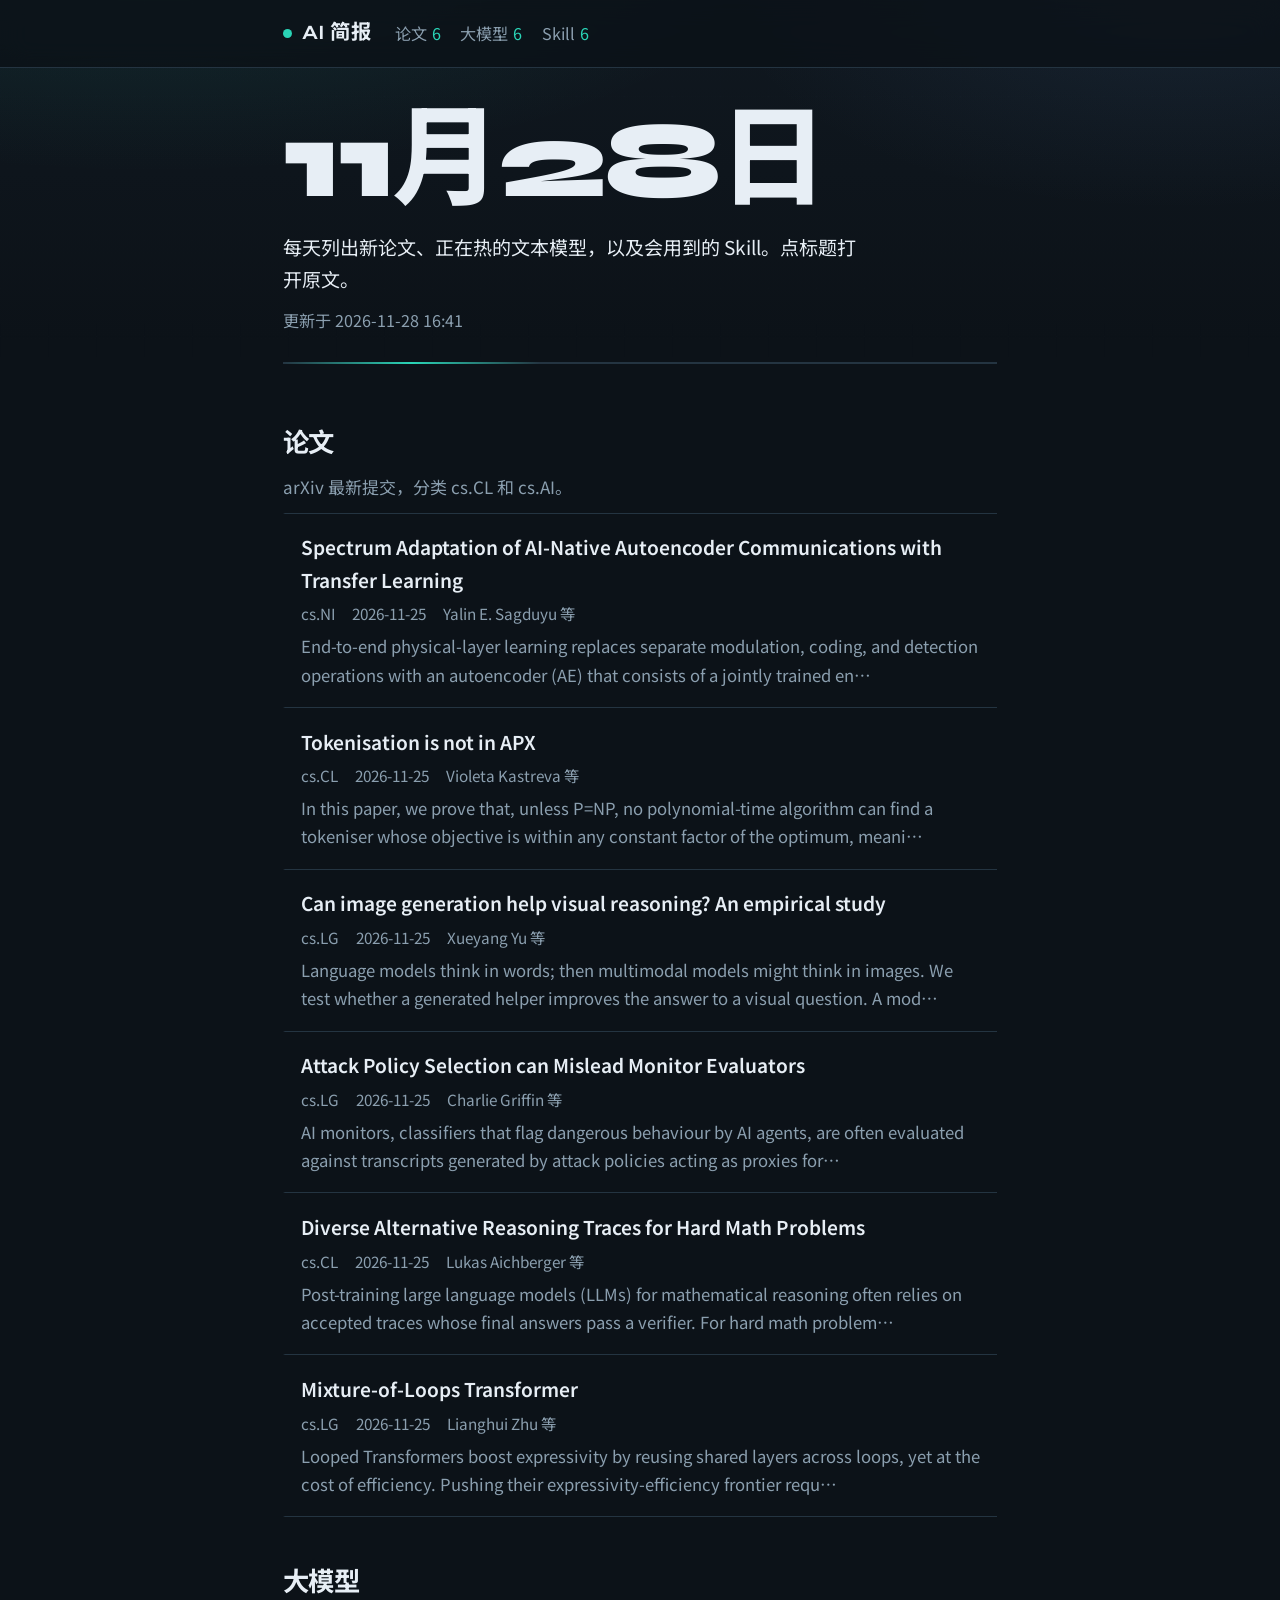
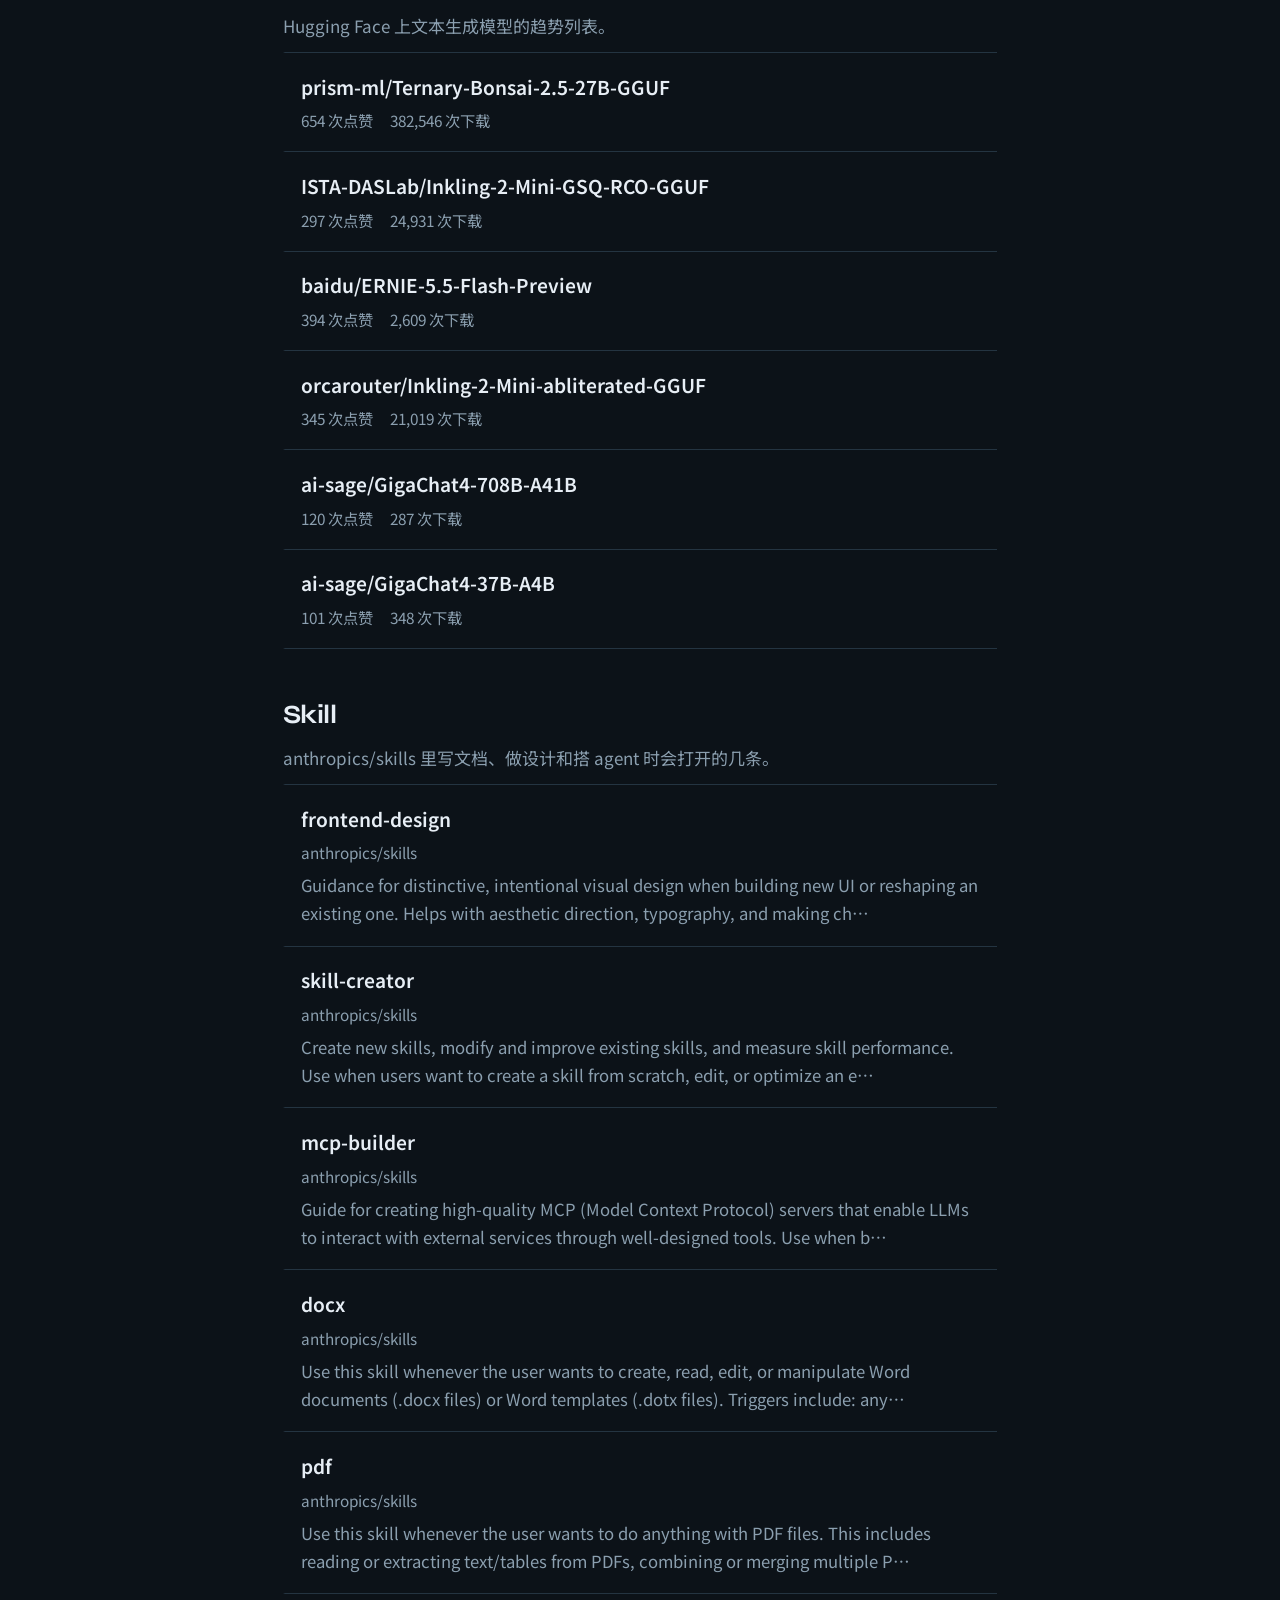
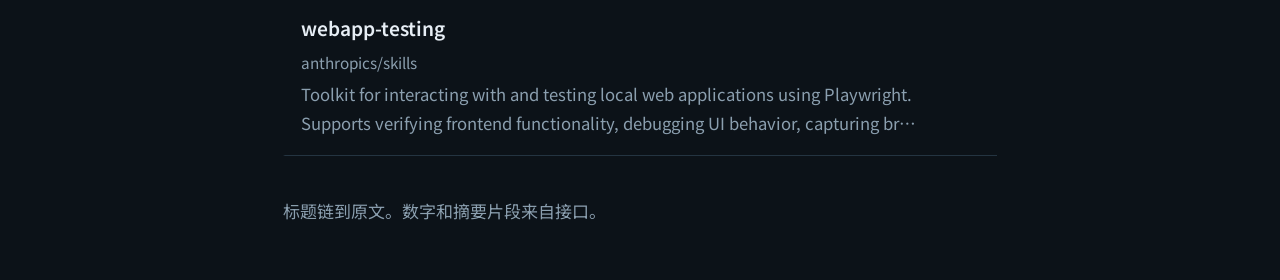
<file: docs/index.html>
<!DOCTYPE html>
<html lang="zh-CN">
<head>
  <meta charset="utf-8">
  <meta name="viewport" content="width=device-width, initial-scale=1">
  <title>11月28日 AI 简报</title>
  <meta name="description" content="每天列出新论文、正在热的文本模型，以及会用到的 Skill。点标题打开原文。">
  <meta property="og:title" content="11月28日 AI 简报">
  <meta property="og:description" content="每天列出新论文、正在热的文本模型，以及会用到的 Skill。点标题打开原文。">
  <meta property="og:type" content="website">
  <meta property="og:url" content="https://wuwuww.github.io/seo-arena/">
  <meta name="theme-color" content="#0c1218">
  <link rel="canonical" href="https://wuwuww.github.io/seo-arena/">
  <link rel="preconnect" href="https://fonts.googleapis.com">
  <link rel="preconnect" href="https://fonts.gstatic.com" crossorigin>
  <link href="https://fonts.googleapis.com/css2?family=Noto+Sans+SC:wght@400;500;600&family=Syne:wght@700;800&display=swap" rel="stylesheet">
  <link rel="stylesheet" href="assets/site.css?v=signal1">
</head>
<body>
  <header class="bar">
    <div class="wrap bar-inner">
      <a class="brand" href="./"><span class="live" aria-hidden="true"></span>AI 简报</a>
      <nav class="site-nav" aria-label="这一期"><a href="#papers">论文<span class="count">6</span></a><a href="#models">大模型<span class="count">6</span></a><a href="#skills">Skill<span class="count">6</span></a></nav>
    </div>
  </header>
  <main>
    <article class="wrap">
      <div class="hero">
        <h1>11月28日</h1>
        <p class="standfirst">每天列出新论文、正在热的文本模型，以及会用到的 Skill。点标题打开原文。</p>
        <p class="when">更新于 2026-11-28 16:41</p>
        <div class="rail" aria-hidden="true"></div>
      </div>
      <section id="papers"><h2>论文</h2><p class="note">arXiv 最新提交，分类 cs.CL 和 cs.AI。</p><ul class="items"><li><a href="https://arxiv.org/abs/2611.34942v1"><strong>Spectrum Adaptation of AI-Native Autoencoder Communications with Transfer Learning</strong><span class="bits"><span>cs.NI</span><span>2026-11-25</span><span>Yalin E. Sagduyu 等</span></span><span class="detail">End-to-end physical-layer learning replaces separate modulation, coding, and detection operations with an autoencoder (AE) that consists of a jointly trained en…</span></a></li><li><a href="https://arxiv.org/abs/2611.34938v1"><strong>Tokenisation is not in APX</strong><span class="bits"><span>cs.CL</span><span>2026-11-25</span><span>Violeta Kastreva 等</span></span><span class="detail">In this paper, we prove that, unless P=NP, no polynomial-time algorithm can find a tokeniser whose objective is within any constant factor of the optimum, meani…</span></a></li><li><a href="https://arxiv.org/abs/2611.34935v1"><strong>Can image generation help visual reasoning? An empirical study</strong><span class="bits"><span>cs.LG</span><span>2026-11-25</span><span>Xueyang Yu 等</span></span><span class="detail">Language models think in words; then multimodal models might think in images. We test whether a generated helper improves the answer to a visual question. A mod…</span></a></li><li><a href="https://arxiv.org/abs/2611.34934v1"><strong>Attack Policy Selection can Mislead Monitor Evaluators</strong><span class="bits"><span>cs.LG</span><span>2026-11-25</span><span>Charlie Griffin 等</span></span><span class="detail">AI monitors, classifiers that flag dangerous behaviour by AI agents, are often evaluated against transcripts generated by attack policies acting as proxies for…</span></a></li><li><a href="https://arxiv.org/abs/2611.34928v1"><strong>Diverse Alternative Reasoning Traces for Hard Math Problems</strong><span class="bits"><span>cs.CL</span><span>2026-11-25</span><span>Lukas Aichberger 等</span></span><span class="detail">Post-training large language models (LLMs) for mathematical reasoning often relies on accepted traces whose final answers pass a verifier. For hard math problem…</span></a></li><li><a href="https://arxiv.org/abs/2611.34923v1"><strong>Mixture-of-Loops Transformer</strong><span class="bits"><span>cs.LG</span><span>2026-11-25</span><span>Lianghui Zhu 等</span></span><span class="detail">Looped Transformers boost expressivity by reusing shared layers across loops, yet at the cost of efficiency. Pushing their expressivity-efficiency frontier requ…</span></a></li></ul></section><section id="models"><h2>大模型</h2><p class="note">Hugging Face 上文本生成模型的趋势列表。</p><ul class="items"><li><a href="https://huggingface.co/prism-ml/Ternary-Bonsai-2.5-27B-GGUF"><strong>prism-ml/Ternary-Bonsai-2.5-27B-GGUF</strong><span class="bits"><span>654 次点赞</span><span>382,546 次下载</span></span></a></li><li><a href="https://huggingface.co/ISTA-DASLab/Inkling-2-Mini-GSQ-RCO-GGUF"><strong>ISTA-DASLab/Inkling-2-Mini-GSQ-RCO-GGUF</strong><span class="bits"><span>297 次点赞</span><span>24,931 次下载</span></span></a></li><li><a href="https://huggingface.co/baidu/ERNIE-5.5-Flash-Preview"><strong>baidu/ERNIE-5.5-Flash-Preview</strong><span class="bits"><span>394 次点赞</span><span>2,609 次下载</span></span></a></li><li><a href="https://huggingface.co/orcarouter/Inkling-2-Mini-abliterated-GGUF"><strong>orcarouter/Inkling-2-Mini-abliterated-GGUF</strong><span class="bits"><span>345 次点赞</span><span>21,019 次下载</span></span></a></li><li><a href="https://huggingface.co/ai-sage/GigaChat4-708B-A41B"><strong>ai-sage/GigaChat4-708B-A41B</strong><span class="bits"><span>120 次点赞</span><span>287 次下载</span></span></a></li><li><a href="https://huggingface.co/ai-sage/GigaChat4-37B-A4B"><strong>ai-sage/GigaChat4-37B-A4B</strong><span class="bits"><span>101 次点赞</span><span>348 次下载</span></span></a></li></ul></section><section id="skills"><h2>Skill</h2><p class="note">anthropics/skills 里写文档、做设计和搭 agent 时会打开的几条。</p><ul class="items"><li><a href="https://github.com/anthropics/skills/tree/main/skills/frontend-design"><strong>frontend-design</strong><span class="bits"><span>anthropics/skills</span></span><span class="detail">Guidance for distinctive, intentional visual design when building new UI or reshaping an existing one. Helps with aesthetic direction, typography, and making ch…</span></a></li><li><a href="https://github.com/anthropics/skills/tree/main/skills/skill-creator"><strong>skill-creator</strong><span class="bits"><span>anthropics/skills</span></span><span class="detail">Create new skills, modify and improve existing skills, and measure skill performance. Use when users want to create a skill from scratch, edit, or optimize an e…</span></a></li><li><a href="https://github.com/anthropics/skills/tree/main/skills/mcp-builder"><strong>mcp-builder</strong><span class="bits"><span>anthropics/skills</span></span><span class="detail">Guide for creating high-quality MCP (Model Context Protocol) servers that enable LLMs to interact with external services through well-designed tools. Use when b…</span></a></li><li><a href="https://github.com/anthropics/skills/tree/main/skills/docx"><strong>docx</strong><span class="bits"><span>anthropics/skills</span></span><span class="detail">Use this skill whenever the user wants to create, read, edit, or manipulate Word documents (.docx files) or Word templates (.dotx files). Triggers include: any…</span></a></li><li><a href="https://github.com/anthropics/skills/tree/main/skills/pdf"><strong>pdf</strong><span class="bits"><span>anthropics/skills</span></span><span class="detail">Use this skill whenever the user wants to do anything with PDF files. This includes reading or extracting text/tables from PDFs, combining or merging multiple P…</span></a></li><li><a href="https://github.com/anthropics/skills/tree/main/skills/webapp-testing"><strong>webapp-testing</strong><span class="bits"><span>anthropics/skills</span></span><span class="detail">Toolkit for interacting with and testing local web applications using Playwright. Supports verifying frontend functionality, debugging UI behavior, capturing br…</span></a></li></ul></section>
    </article>
  </main>
  <footer><div class="wrap"><p>标题链到原文。数字和摘要片段来自接口。</p></div></footer>
</body>
</html>
</file>
<file: docs/assets/site.css>
:root {
  --void: #0c1218;
  --field: #121a22;
  --ink: #e7eef5;
  --quiet: #8b9faf;
  --line: #243441;
  --signal: #2ad4b6;
  color: var(--ink);
  background: var(--void);
  font-family: "Noto Sans SC", "PingFang SC", sans-serif;
  font-size: 1.0625rem;
  line-height: 1.7;
}

body {
  margin: 0;
  min-height: 100vh;
  background:
    radial-gradient(1200px 480px at 12% -10%, rgba(42, 212, 182, 0.12), transparent 55%),
    radial-gradient(900px 420px at 92% 0%, rgba(90, 140, 200, 0.1), transparent 50%),
    linear-gradient(180deg, #101820 0%, var(--void) 38%, var(--void) 100%);
  background-attachment: fixed;
}

body::before {
  content: "";
  position: fixed;
  inset: 0;
  pointer-events: none;
  opacity: 0.22;
  background-image:
    linear-gradient(rgba(231, 238, 245, 0.04) 1px, transparent 1px),
    linear-gradient(90deg, rgba(231, 238, 245, 0.04) 1px, transparent 1px);
  background-size: 48px 48px;
  mask-image: linear-gradient(180deg, #000 0%, transparent 72%);
}

a {
  color: inherit;
}

a:focus-visible {
  outline: 2px solid var(--signal);
  outline-offset: 3px;
}

.wrap {
  width: min(42rem, calc(100% - 2rem));
  margin: 0 auto;
  position: relative;
}

.bar {
  position: sticky;
  top: 0;
  z-index: 5;
  backdrop-filter: blur(14px);
  background: rgba(12, 18, 24, 0.82);
  border-bottom: 1px solid var(--line);
}

.bar-inner {
  display: flex;
  flex-wrap: wrap;
  gap: 0.85rem 1.4rem;
  align-items: center;
  padding: 0.95rem 0;
}

.brand {
  display: inline-flex;
  align-items: center;
  gap: 0.55rem;
  font-family: Syne, "Noto Sans SC", sans-serif;
  font-size: 1.2rem;
  font-weight: 700;
  letter-spacing: 0.01em;
  text-decoration: none;
}

.live {
  width: 0.55rem;
  height: 0.55rem;
  border-radius: 50%;
  background: var(--signal);
  box-shadow: 0 0 0 0 rgba(42, 212, 182, 0.55);
  animation: pulse 2.4s ease-out infinite;
}

@keyframes pulse {
  0% {
    box-shadow: 0 0 0 0 rgba(42, 212, 182, 0.5);
  }
  70% {
    box-shadow: 0 0 0 0.55rem rgba(42, 212, 182, 0);
  }
  100% {
    box-shadow: 0 0 0 0 rgba(42, 212, 182, 0);
  }
}

.site-nav {
  display: flex;
  flex-wrap: wrap;
  gap: 0.65rem 1.15rem;
}

.site-nav a {
  color: var(--quiet);
  text-decoration: none;
  font-size: 0.95rem;
}

.site-nav a:hover {
  color: var(--ink);
}

.site-nav .count {
  color: var(--signal);
  font-variant-numeric: tabular-nums;
  margin-left: 0.3rem;
}

.hero {
  padding: 2.4rem 0 0.4rem;
}

h1 {
  font-family: Syne, "Noto Sans SC", sans-serif;
  font-weight: 800;
  font-size: clamp(3.4rem, 14vw, 6.4rem);
  line-height: 0.95;
  letter-spacing: -0.03em;
  margin: 0;
}

.standfirst {
  max-width: 34rem;
  margin: 1.1rem 0 0;
  font-size: 1.12rem;
  color: var(--ink);
}

.when {
  color: var(--quiet);
  margin: 0.7rem 0 0;
  font-size: 0.95rem;
}

.rail {
  position: relative;
  height: 2px;
  margin: 1.6rem 0 0.4rem;
  background: var(--line);
  overflow: hidden;
}

.rail::after {
  content: "";
  position: absolute;
  inset: 0 auto 0 0;
  width: 36%;
  background: linear-gradient(90deg, transparent, var(--signal), transparent);
  animation: sweep 2.8s ease-in-out 1;
}

@keyframes sweep {
  from {
    transform: translateX(-120%);
  }
  to {
    transform: translateX(320%);
  }
}

h2 {
  font-family: Syne, "Noto Sans SC", sans-serif;
  font-weight: 700;
  font-size: 1.55rem;
  letter-spacing: -0.02em;
  margin: 2.6rem 0 0.35rem;
}

.note,
.when,
.detail,
.bits,
footer {
  color: var(--quiet);
}

.note {
  margin: 0 0 0.65rem;
}

.items {
  list-style: none;
  padding: 0;
  margin: 0;
}

.items a {
  display: block;
  padding: 1.05rem 0.85rem 1.05rem 0.95rem;
  border-top: 1px solid var(--line);
  text-decoration: none;
  background: transparent;
  border-left: 2px solid transparent;
  transition: border-color 160ms ease, background-color 160ms ease, padding-left 160ms ease;
}

.items li:last-child a {
  border-bottom: 1px solid var(--line);
}

.items a:hover {
  border-left-color: var(--signal);
  background: rgba(42, 212, 182, 0.05);
  padding-left: 1.15rem;
}

.items strong {
  display: block;
  font-size: 1.12rem;
  font-weight: 600;
}

.bits {
  display: flex;
  flex-wrap: wrap;
  gap: 0.25rem 1rem;
  font-size: 0.9rem;
  margin-top: 0.25rem;
}

.detail {
  display: block;
  margin-top: 0.35rem;
  font-size: 0.98rem;
}

footer {
  padding: 2.4rem 0 3.2rem;
}

footer p {
  margin: 0;
}

.missing-link {
  display: inline-block;
  margin-top: 1.2rem;
  color: var(--signal);
  text-decoration: none;
  border-bottom: 1px solid rgba(42, 212, 182, 0.45);
}

.missing-link:hover {
  border-bottom-color: var(--signal);
}

@media (prefers-reduced-motion: reduce) {
  .live,
  .rail::after,
  .items a {
    animation: none;
    transition: none;
  }
}
</file>
